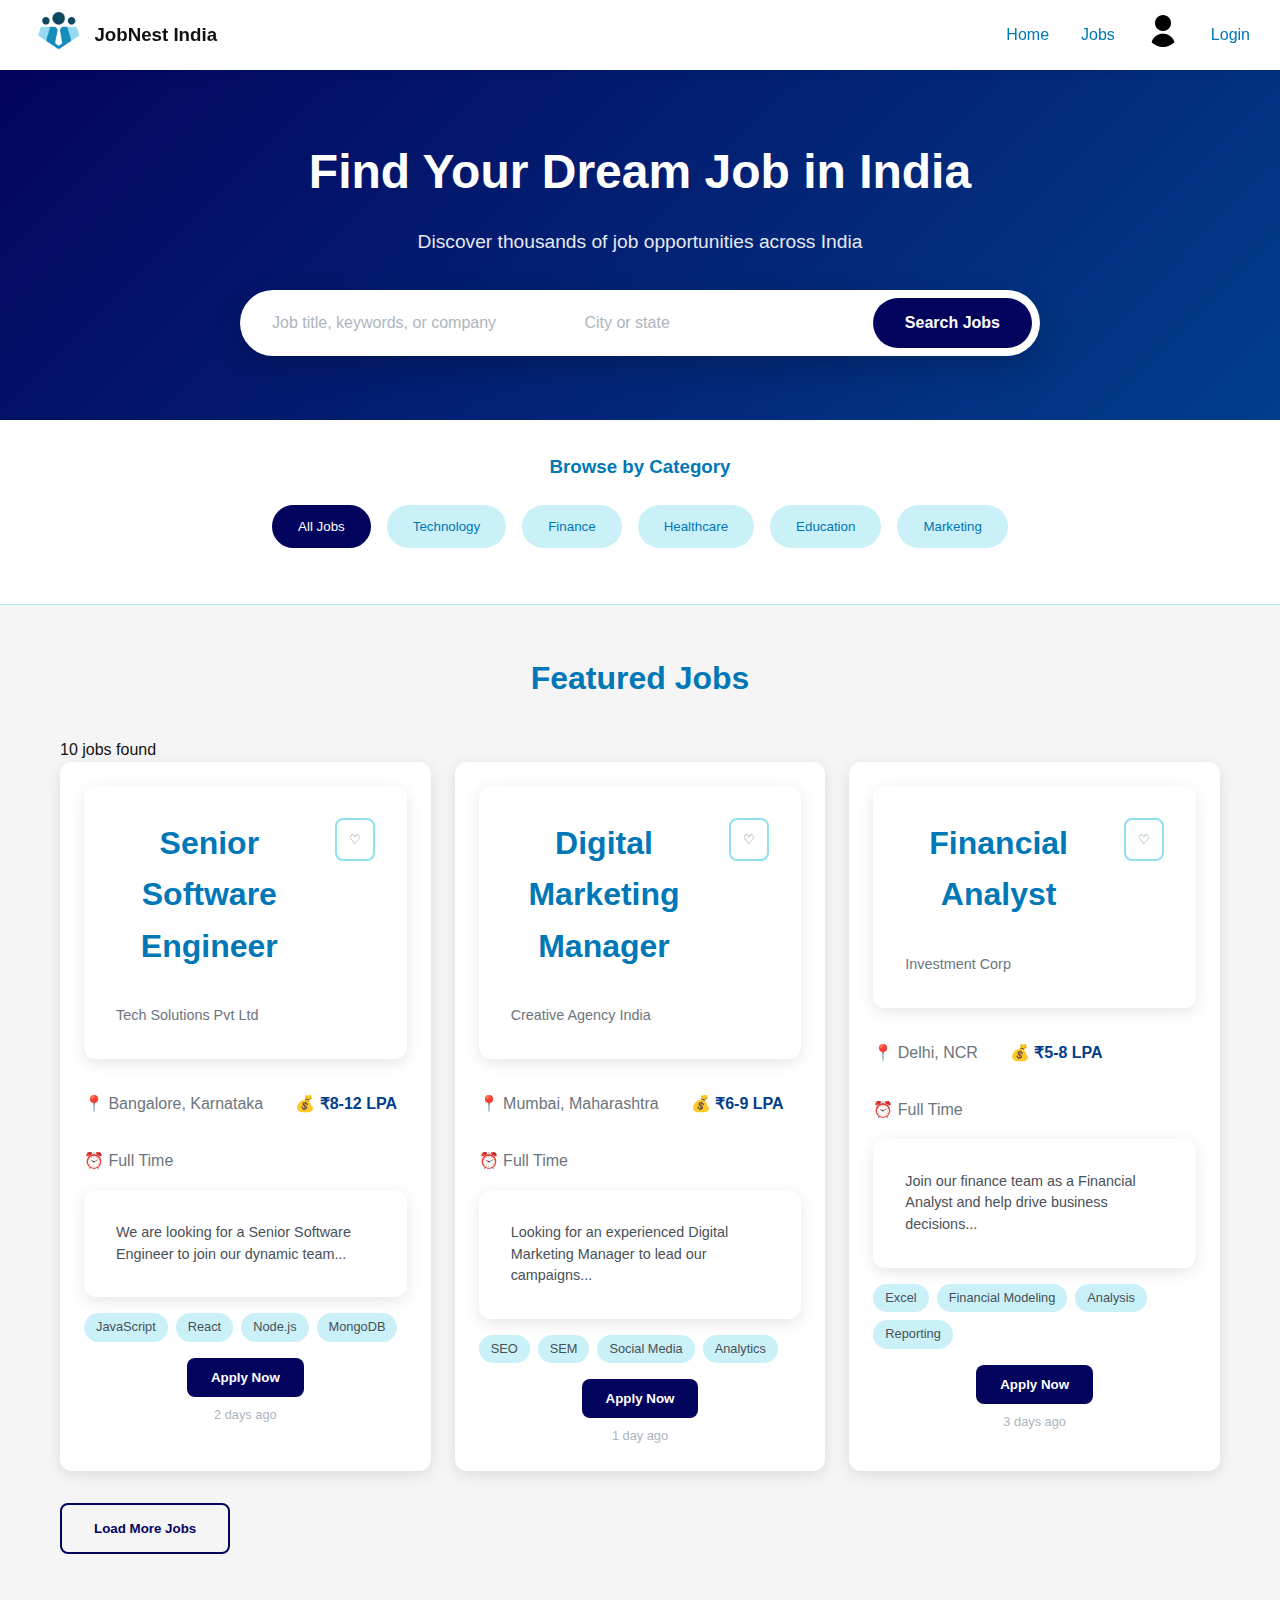
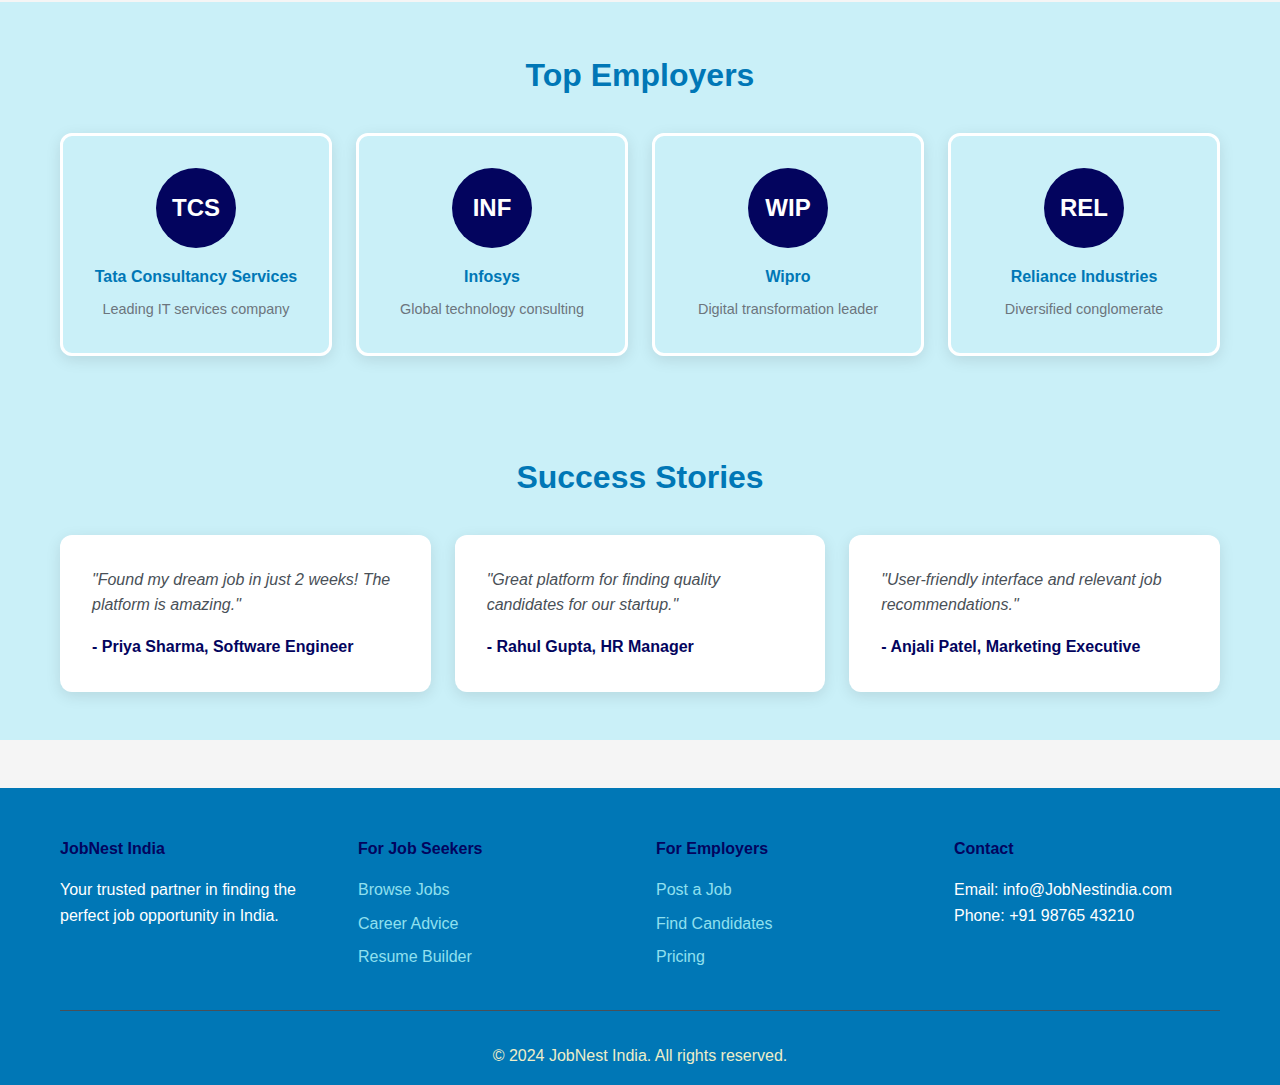
<file: index.html>
<!DOCTYPE html>
<html lang="en">

<head>
    <meta charset="UTF-8">
    <meta name="viewport" content="width=device-width, initial-scale=1.0">
    <title>JobNest India - Find Your Dream Job</title>
    <link rel="stylesheet" href="styles.css">
</head>

<body>
    <!-- Header -->
        <header class="header">
            <nav class="nav">
                <div class="nav-brand">
                    <a href="index.html" class="logo-link">
        <img src="logo.png" alt="JobNest Logo" class="site-logo"></a>
                    <h3>JobNest India</h3>
                </div>
                <ul class="nav-menu">
                    <li><a href="index.html">Home</a></li>
                    <li><a href="jobs.html">Jobs</a></li>
                    <!-- <li><a href="employer.html">For Employers</a></li> -->
                    <li><a href="profile.html"class="profile-link">
                             <img src="user.png" alt="Profile" class="profile-icon">
                        </a>
                    </li>
                    <li id="loginBtn" style="display: none;"><a href="login_page.html">Login</a></li>
                    <!-- <li id="logoutBtn" style="display: none;"><button onclick="logoutUser()" style="background: none; border: none; color: white; cursor: pointer; font-weight: 500;">Logout</button></li> -->
                </ul>
            <div class="nav-toggle">
                <span></span>
                <span></span>
                <span></span>
            </div>
        </nav>
    </header>

    <!-- Hero Section -->
    <section class="hero">
        <div class="hero-content">
            <h2>Find Your Dream Job in India</h2>
            <p>Discover thousands of job opportunities across India</p>
            <div class="search-container">
                <div class="search-box">
                    <input type="text" id="job-search" placeholder="Job title, keywords, or company">
                    <input type="text" id="location-search" placeholder="City or state">
                    <button class="search-btn" onclick="searchJobs()">Search Jobs</button>
                </div>
                <div class="search-suggestions" id="search-suggestions"></div>
            </div>
        </div>
    </section>

    <!-- Category Filters -->
    <section class="filters">
        <div class="container">
            <h3>Browse by Category</h3>
            <div class="filter-buttons">
                <button class="filter-btn active" data-category="all">All Jobs</button>
                <button class="filter-btn" data-category="technology">Technology</button>
                <button class="filter-btn" data-category="finance">Finance</button>
                <button class="filter-btn" data-category="healthcare">Healthcare</button>
                <button class="filter-btn" data-category="education">Education</button>
                <button class="filter-btn" data-category="marketing">Marketing</button>
            </div>


            <!-- <div class="advanced-filters">
                <select id="job-type-filter">
                    <option value="">Job Type</option>
                    <option value="full-time">Full Time</option>
                    <option value="part-time">Part Time</option>
                    <option value="contract">Contract</option>
                    <option value="internship">Internship</option>
                </select>
                <select id="experience-filter">
                    <option value="">Experience</option>
                    <option value="0-1">0-1 years</option>
                    <option value="2-5">2-5 years</option>
                    <option value="5-10">5-10 years</option>
                    <option value="10+">10+ years</option>
                </select>
                <select id="salary-filter">
                    <option value="">Salary Range</option>
                    <option value="0-3">₹0 - ₹3 LPA</option>
                    <option value="3-6">₹3 - ₹6 LPA</option>
                    <option value="6-10">₹6 - ₹10 LPA</option>
                    <option value="10+">₹10+ LPA</option>
                </select>
            </div> -->

            
        </div>
    </section>

    <!-- Featured Jobs -->
    <section class="featured-jobs">
        <div class="container">
            <h3>Featured Jobs</h3>
            <div class="jobs-count">
                <span id="jobsCount">0</span> jobs found
            </div>
            <div class="jobs-grid" id="jobs-grid">
                <!-- Jobs will be populated by JavaScript -->
            </div>
            <div class="load-more">
                <button class="load-more-btn" onclick="loadMoreJobs()">Load More Jobs</button>
            </div>
        </div>
    </section>

    <!-- Employers Section -->
    <section class="employers">
        <div class="container">
            <h3>Top Employers</h3>
            <div class="employers-grid">
                <div class="employer-card">
                    <div class="employer-logo">TCS</div>
                    <h4>Tata Consultancy Services</h4>
                    <p>Leading IT services company</p>
                </div>
                <div class="employer-card">
                    <div class="employer-logo">INF</div>
                    <h4>Infosys</h4>
                    <p>Global technology consulting</p>
                </div>
                <div class="employer-card">
                    <div class="employer-logo">WIP</div>
                    <h4>Wipro</h4>
                    <p>Digital transformation leader</p>
                </div>
                <div class="employer-card">
                    <div class="employer-logo">REL</div>
                    <h4>Reliance Industries</h4>
                    <p>Diversified conglomerate</p>
                </div>
            </div>
        </div>
    </section>

    <!-- Testimonials -->
    <section class="testimonials">
        <div class="container">
            <h3>Success Stories</h3>
            <div class="testimonials-grid">
                <div class="testimonial">
                    <p>"Found my dream job in just 2 weeks! The platform is amazing."</p>
                    <div class="testimonial-author">- Priya Sharma, Software Engineer</div>
                </div>
                <div class="testimonial">
                    <p>"Great platform for finding quality candidates for our startup."</p>
                    <div class="testimonial-author">- Rahul Gupta, HR Manager</div>
                </div>
                <div class="testimonial">
                    <p>"User-friendly interface and relevant job recommendations."</p>
                    <div class="testimonial-author">- Anjali Patel, Marketing Executive</div>
                </div>
            </div>
        </div>
    </section>

    <!-- Footer -->
    <footer class="footer">
        <div class="container">
            <div class="footer-content">
                <div class="footer-section">
                    <h4>JobNest India</h4>
                    <p>Your trusted partner in finding the perfect job opportunity in India.</p>
                </div>
                <div class="footer-section">
                    <h4>For Job Seekers</h4>
                    <ul>
                        <li><a href="#">Browse Jobs</a></li>
                        <li><a href="#">Career Advice</a></li>
                        <li><a href="#">Resume Builder</a></li>
                    </ul>
                </div>
                <div class="footer-section">
                    <h4>For Employers</h4>
                    <ul>
                        <li><a href="#">Post a Job</a></li>
                        <li><a href="#">Find Candidates</a></li>
                        <li><a href="#">Pricing</a></li>
                    </ul>
                </div>
                <div class="footer-section">
                    <h4>Contact</h4>
                    <p>Email: info@JobNestindia.com</p>
                    <p>Phone: +91 98765 43210</p>
                </div>
            </div>
            <div class="footer-bottom">
                <p>&copy; 2024 JobNest India. All rights reserved.</p>
            </div>
        </div>
    </footer>

    <script src="script.js"></script>
    <script>
        // Check login status and show appropriate buttons
        document.addEventListener("DOMContentLoaded", function() {
            const isLoggedIn = localStorage.getItem("loggedIn") === "true";
            const loginBtn = document.getElementById("loginBtn");
            const logoutBtn = document.getElementById("logoutBtn");

            if (isLoggedIn) {
                logoutBtn.style.display = "block";
            } else {
                loginBtn.style.display = "block";
            }
        });

        // Logout function
        function logoutUser(){
            localStorage.removeItem("loggedIn");
            localStorage.removeItem("currentUser");
            alert("You have been logged out!");
            window.location.href = "index.html";
        }
    </script>
</body>

</html>
</file>
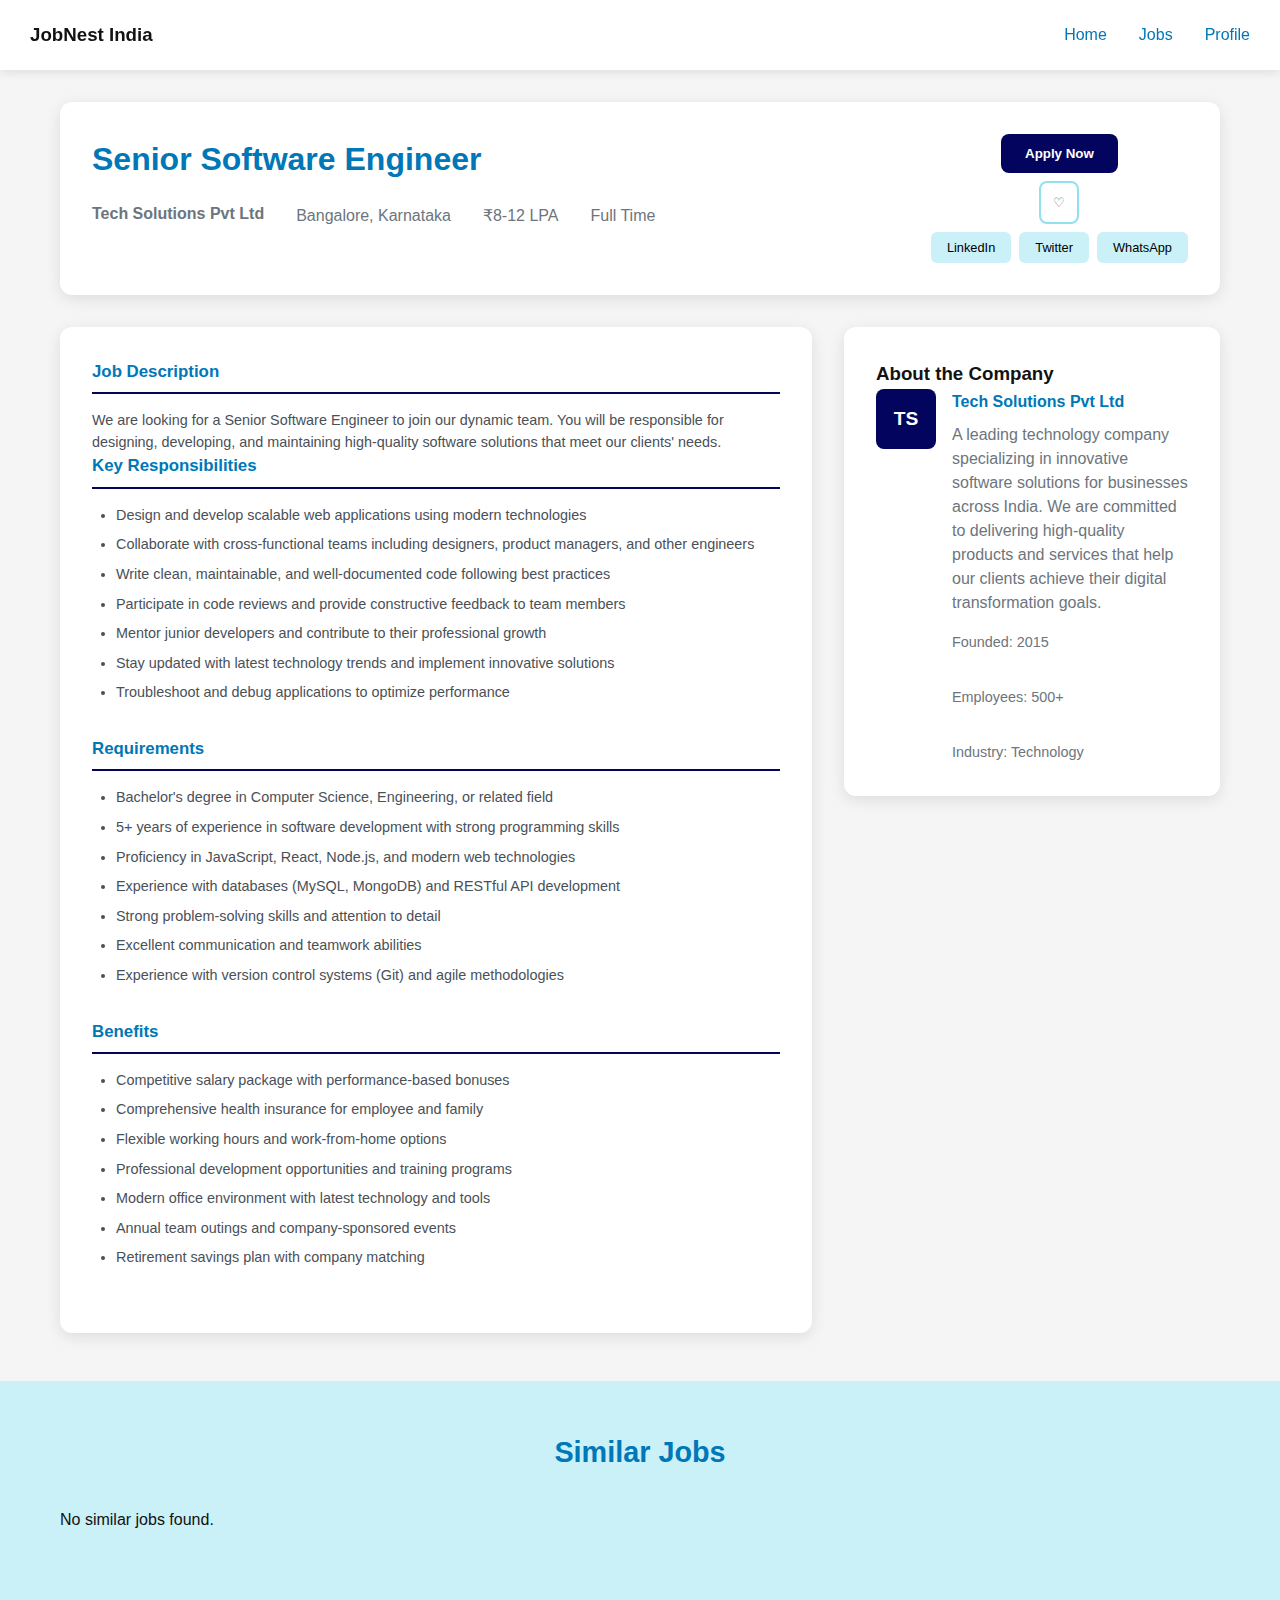
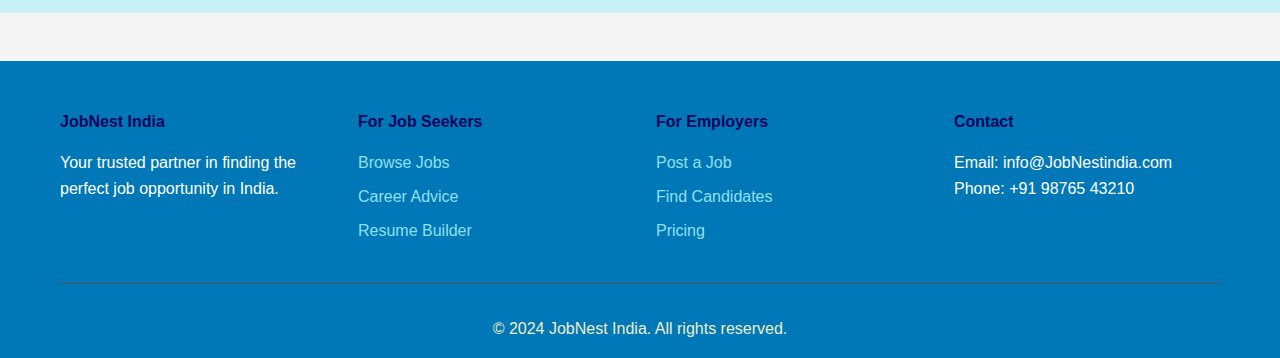
<file: job-detail.html>
<!DOCTYPE html>
<html lang="en">
<head>
    <meta charset="UTF-8">
    <meta name="viewport" content="width=device-width, initial-scale=1.0">
    <title>Job Details - JobNest India</title>
    <link rel="stylesheet" href="styles.css">
</head>
<body>
    <!-- Header -->
    <header class="header">
        <nav class="nav">
            <div class="nav-brand">
                <h3>JobNest India</h3>
            </div>
            <ul class="nav-menu">
                <li><a href="index.html">Home</a></li>
                <li><a href="jobs.html">Jobs</a></li>
                <li><a href="profile.html">Profile</a></li>
                <!-- <li><a href="employer.html">For Employers</a></li> -->
            </ul>
            <div class="nav-toggle">
                <span></span>
                <span></span>
                <span></span>
            </div>
        </nav>
    </header>

    <!-- Job Detail -->
    <section class="job-detail">
        <div class="container">
            <div class="job-header">
                <div class="job-info">
                    <h1 id="job-title">Senior Software Engineer</h1>
                    <div class="job-meta">
                        <span class="company" id="job-company">Tech Solutions Pvt Ltd</span>
                        <span class="location" id="job-location">Bangalore, Karnataka</span>
                        <span class="salary" id="job-salary">₹8-12 LPA</span>
                        <span class="job-type" id="job-type">Full Time</span>
                    </div>
                </div>
                <div class="job-actions">
                    <button class="apply-btn" onclick="applyForJob()">Apply Now</button>
                    <button class="save-btn" onclick="saveJob()" id="save-btn">Save Job</button>
                    <div class="share-buttons">
                        <button onclick="shareJob('linkedin')">LinkedIn</button>
                        <button onclick="shareJob('twitter')">Twitter</button>
                        <button onclick="shareJob('whatsapp')">WhatsApp</button>
                    </div>
                </div>
            </div>

            <div class="job-content">
                <div class="job-description">
                    <h3>Job Description</h3>
                    <div id="job-description-content">
                        <p>We are looking for a Senior Software Engineer to join our dynamic team. You will be responsible for designing, developing, and maintaining high-quality software solutions.</p>
                    </div>

                    <h3>Key Responsibilities</h3>
                    <ul id="job-responsibilities">
                        <li>Design and develop scalable web applications</li>
                        <li>Collaborate with cross-functional teams</li>
                        <li>Write clean, maintainable code</li>
                        <li>Participate in code reviews</li>
                        <li>Mentor junior developers</li>
                    </ul>

                    <h3>Requirements</h3>
                    <ul id="job-requirements">
                        <li>Bachelor's degree in Computer Science or related field</li>
                        <li>5+ years of experience in software development</li>
                        <li>Proficiency in JavaScript, React, Node.js</li>
                        <li>Experience with databases (MySQL, MongoDB)</li>
                        <li>Strong problem-solving skills</li>
                    </ul>

                    <h3>Benefits</h3>
                    <ul id="job-benefits">
                        <li>Competitive salary package</li>
                        <li>Health insurance</li>
                        <li>Flexible working hours</li>
                        <li>Professional development opportunities</li>
                        <li>Work from home options</li>
                    </ul>
                </div>

                <div class="company-info">
                    <h3>About the Company</h3>
                    <div class="company-card">
                        <div class="company-logo">TS</div>
                        <div class="company-details">
                            <h4 id="company-name">Tech Solutions Pvt Ltd</h4>
                            <p id="company-description">A leading technology company specializing in innovative software solutions for businesses across India.</p>
                            <div class="company-stats">
                                <span>Founded: 2015</span>
                                <span>Employees: 500+</span>
                                <span>Industry: Technology</span>
                            </div>
                        </div>
                    </div>
                </div>
            </div>
        </div>
    </section>

    <!-- Similar Jobs -->
    <section class="similar-jobs">
        <div class="container">
            <h3>Similar Jobs</h3>
            <div class="jobs-grid" id="similar-jobs-grid">
                <!-- Similar jobs will be populated by JavaScript -->
            </div>
        </div>
    </section>

    <!-- Footer -->
    <footer class="footer">
        <div class="container">
            <div class="footer-content">
                <div class="footer-section">
                    <h4>JobNest India</h4>
                    <p>Your trusted partner in finding the perfect job opportunity in India.</p>
                </div>
                <div class="footer-section">
                    <h4>For Job Seekers</h4>
                    <ul>
                        <li><a href="#">Browse Jobs</a></li>
                        <li><a href="#">Career Advice</a></li>
                        <li><a href="#">Resume Builder</a></li>
                    </ul>
                </div>
                <div class="footer-section">
                    <h4>For Employers</h4>
                    <ul>
                        <li><a href="#">Post a Job</a></li>
                        <li><a href="#">Find Candidates</a></li>
                        <li><a href="#">Pricing</a></li>
                    </ul>
                </div>
                <div class="footer-section">
                    <h4>Contact</h4>
                    <p>Email: info@JobNestindia.com</p>
                    <p>Phone: +91 98765 43210</p>
                </div>
            </div>
            <div class="footer-bottom">
                <p>&copy; 2024 JobNest India. All rights reserved.</p>
            </div>
        </div>
    </footer>

    <script src="job-detail.js"></script>
</body>
</html>
</file>
<file: styles.css>
/* Reset and Base Styles */
* {
  margin: 0;
  padding: 0;
  box-sizing: border-box;
}

body {
  font-family: "Segoe UI", Tahoma, Geneva, Verdana, sans-serif;
  line-height: 1.6;
  color: #121212;
  background-color: #f5f5f5;
}

.container {
  max-width: 1200px;
  margin: 0 auto;
  padding: 0 20px;
}

/* Color Variables */
:root {
  --primary-color: #03045E;
  --secondary-color: #023E8A;
  --accent-color: #0077B6;
  --neutral-light: #0096C7;
  --neutral-dark: #0077B6;
  --white: #ffffff;
  --gray-100: #CAF0F8;
  --gray-200: #ADE8F4;
  --gray-300: #90E0EF;
  --gray-400: #EDEEC9;
  --gray-500: #adb5bd;
  --gray-600: #6c757d;
  --gray-700: #495057;
  --gray-800: #343a40;
  --gray-900: #212529;
}

/* Header Styles */
.header {
  background: var(--white);
  box-shadow: 0 2px 10px rgba(0, 0, 0, 0.1);
  position: sticky;
  top: 0;
  z-index: 1000;
  height: 70px;           /* fixed navbar height */
  display: flex;
  align-items: center;    /* keeps content vertically centered */
}

.nav {
  display: flex;
  justify-content: space-between; /* brand left, menu right */
  align-items: center;
  padding: 0 30px;        /* clean padding */
  width: 100%;
}

.nav-brand {
  display: flex;
  align-items: center;
  gap: 0.5rem;            /* space between logo image + text */
  text-decoration: none;  /* removes underline if <a> */
}

.nav-brand img {
  max-height: 50px;       /* logo auto-scales but won't exceed navbar */
  width: auto;            /* keeps proportions */
  object-fit: contain;
}

.nav-brand h2 {
  color: var(--primary-color);
  font-size: 1.6rem;
  font-weight: 700;
  margin: 0;
  line-height: 1;
}

.nav-menu {
  display: flex;
  list-style: none;
  gap: 2rem;
  align-items: center;
}

.nav-menu li:last-child {
  margin-left: auto;      /* pushes Profile to extreme right */
}

.profile-icon {
  width: 32px;            /* size of profile image */
  height: 32px;
  border-radius: 50%;     /* makes it circular */
  object-fit: cover;
}

#logoutBtn{
 background-color: #ff4d4d;  /* Red button */
  color: white;
  border: none;
  padding: 6px 12px;
  border-radius: 6px;
  font-size: 14px;
  cursor: pointer;
  margin-left: -20px; /* space between icon and button */
  transition: background-color 0.3s ease;
}
#logoutBtn:hover {
  background-color: #e60000; /* Darker red on hover */
}

.nav-menu a {
  text-decoration: none;
  color: var(--neutral-dark);
  font-weight: 500;
  transition: color 0.3s ease;
}

.nav-menu a:hover,
.nav-menu a.active {
  color: var(--primary-color);
}

.nav-toggle {
  display: none;
  flex-direction: column;
  cursor: pointer;
}

.nav-toggle span {
  width: 25px;
  height: 3px;
  background: var(--neutral-dark);
  margin: 3px 0;
  transition: 0.3s;
}


/* Hero Section */
.hero {
  background: linear-gradient(135deg, var(--primary-color) 0%, var(--secondary-color) 100%);
  color: var(--white);
  padding: 4rem 0;
  text-align: center;
}

.hero-content h2 {
  font-size: 3rem;
  margin-bottom: 1rem;
  font-weight: 700;
}

.hero-content p {
  font-size: 1.2rem;
  margin-bottom: 2rem;
  opacity: 0.9;
}

.search-container {
  position: relative;
  max-width: 800px;
  margin: 0 auto;
}

.search-box {
  display: flex;
  background: var(--white);
  border-radius: 50px;
  padding: 0.5rem;
  box-shadow: 0 10px 30px rgba(0, 0, 0, 0.2);
}

.search-box input {
  flex: 1;
  border: none;
  padding: 1rem 1.5rem;
  font-size: 1rem;
  border-radius: 10px;
  outline: none;
  color: var(--neutral-dark);
}

.search-box input::placeholder {
  color: var(--gray-500);
}

.search-btn {
  background: var(--primary-color);
  color: var(--white);
  border: none;
  padding: 1rem 2rem;
  border-radius: 50px;
  font-size: 1rem;
  font-weight: 600;
  cursor: pointer;
  transition: background 0.3s ease;
}

.search-btn:hover {
  background: #5a52e8;
}

.search-suggestions {
  position: absolute;
  top: 100%;
  left: 0;
  right: 0;
  background: var(--white);
  border-radius: 10px;
  box-shadow: 0 5px 20px rgba(0, 0, 0, 0.1);
  margin-top: 0.5rem;
  display: none;
  z-index: 100;
}

.suggestion-item {
  padding: 0.75rem 1.5rem;
  cursor: pointer;
  color: var(--neutral-dark);
  border-bottom: 1px solid var(--gray-200);
}

.suggestion-item:hover {
  background: var(--gray-100);
}

.suggestion-item:last-child {
  border-bottom: none;
}

/* Filters Section */
.filters {
  background: var(--white);
  padding: 2rem 0;
  border-bottom: 1px solid var(--gray-200);
}

.filters h3 {
  text-align: center;
  margin-bottom: 1.5rem;
  color: var(--neutral-dark);
}

.filter-buttons {
  display: flex;
  justify-content: center;
  gap: 1rem;
  margin-bottom: 1.5rem;
  flex-wrap: wrap;
}

.filter-btn {
  background: var(--gray-100);
  border: 2px solid transparent;
  padding: 0.75rem 1.5rem;
  border-radius: 25px;
  cursor: pointer;
  font-weight: 500;
  transition: all 0.3s ease;
  color: var(--neutral-dark);
}

.filter-btn:hover,
.filter-btn.active {
  background: var(--primary-color);
  color: var(--white);
  border-color: var(--primary-color);
}

.advanced-filters {
  display: flex;
  justify-content: center;
  gap: 1rem;
  flex-wrap: wrap;
}

.advanced-filters select {
  padding: 0.75rem 1rem;
  border: 2px solid var(--gray-300);
  border-radius: 8px;
  font-size: 0.9rem;
  background: var(--white);
  color: var(--neutral-dark);
  cursor: pointer;
}

.advanced-filters select:focus {
  outline: none;
  border-color: var(--primary-color);
}

/* Featured Jobs Section */
.featured-jobs {
  padding: 3rem 0;
}

.featured-jobs h3 {
  text-align: center;
  margin-bottom: 2rem;
  font-size: 2rem;
  color: var(--neutral-dark);
}

.jobs-grid {
  display: grid;
  grid-template-columns: repeat(auto-fit, minmax(350px, 1fr));
  gap: 1.5rem;
  margin-bottom: 2rem;
}

.job-card {
  background: var(--white);
  border-radius: 12px;
  padding: 1.5rem;
  box-shadow: 0 4px 15px rgba(0, 0, 0, 0.1);
  transition: transform 0.3s ease, box-shadow 0.3s ease;
  cursor: pointer;
}

.job-card:hover {
  transform: translateY(-5px);
  box-shadow: 0 8px 25px rgba(0, 0, 0, 0.15);
}

.job-header {
  display: flex;
  justify-content: space-between;
  align-items: flex-start;
  margin-bottom: 1rem;
}

.job-title {
  font-size: 1.2rem;
  font-weight: 600;
  color: var(--neutral-dark);
  margin-bottom: 0.5rem;
}

.job-company {
  color: var(--gray-600);
  font-size: 0.9rem;
}

.job-meta {
  display: flex;
  gap: 1rem;
  margin-bottom: 1rem;
  flex-wrap: wrap;
}

.job-meta span {
  font-size: 0.85rem;
  color: var(--gray-600);
  display: flex;
  align-items: center;
  gap: 0.25rem;
}

.job-salary {
  color: var(--secondary-color) !important;
  font-weight: 600;
}

.job-description {
  color: var(--gray-700);
  font-size: 0.9rem;
  line-height: 1.5;
  margin-bottom: 1rem;
}

.job-tags {
  display: flex;
  gap: 0.5rem;
  margin-bottom: 1rem;
  flex-wrap: wrap;
}

.job-tag {
  background: var(--gray-100);
  color: var(--gray-700);
  padding: 0.25rem 0.75rem;
  border-radius: 15px;
  font-size: 0.8rem;
}

.job-actions {
  display: flex;
  gap: 0.75rem;
  align-items: center;
}

.apply-btn {
  background: var(--primary-color);
  color: var(--white);
  border: none;
  padding: 0.75rem 1.5rem;
  border-radius: 8px;
  font-weight: 600;
  cursor: pointer;
  transition: background 0.3s ease;
  flex: 1;
}

.apply-btn:hover {
  background: #5a52e8;
}

.save-btn {
  background: transparent;
  border: 2px solid var(--gray-300);
  color: var(--gray-600);
  padding: 0.75rem;
  border-radius: 8px;
  cursor: pointer;
  transition: all 0.3s ease;
}

.save-btn:hover,
.save-btn.saved {
  border-color: var(--accent-color);
  color: var(--accent-color);
}

.load-more {
  text-align: center;
}

.load-more-btn {
  background: transparent;
  border: 2px solid var(--primary-color);
  color: var(--primary-color);
  padding: 1rem 2rem;
  border-radius: 8px;
  font-weight: 600;
  cursor: pointer;
  transition: all 0.3s ease;
}

.load-more-btn:hover {
  background: var(--primary-color);
  color: var(--white);
}

/* Employers Section */
.employers {
  background: #CAF0F8;
  padding: 3rem 0;
}

.employers h3 {
  text-align: center;
  margin-bottom: 2rem;
  font-size: 2rem;
  color: var(--neutral-dark);
}

.employers-grid {
  display: grid;
  grid-template-columns: repeat(auto-fit, minmax(250px, 1fr));
  gap: 1.5rem;
  border: #121212 2px;
  border-color: #121212;
}

.employer-card {
  text-align: center;
    box-shadow: 0 4px 15px rgba(0, 0, 0, 0.1);
  
  padding: 2rem 1rem;
  border: 3px solid #fff;
  border-radius: 12px;
  transition: transform 0.3s ease;
  

}

.employer-card:hover {
  transform: translateY(-5px);
}

.employer-logo {
  width: 80px;
  height: 80px;
  background: var(--primary-color);
  color: var(--white);
  border-radius: 50%;
  display: flex;
  align-items: center;
  justify-content: center;
  font-size: 1.5rem;
  font-weight: 700;
  margin: 0 auto 1rem;
}

.employer-card h4 {
  margin-bottom: 0.5rem;
  color: var(--neutral-dark);
}

.employer-card p {
  color: var(--gray-600);
  font-size: 0.9rem;
}

/* Testimonials Section */
.testimonials {
  padding: 3rem 0;
  background: var(--gray-100);
}

.testimonials h3 {
  text-align: center;
  margin-bottom: 2rem;
  font-size: 2rem;
  color: var(--neutral-dark);
}

.testimonials-grid {
  display: grid;
  grid-template-columns: repeat(auto-fit, minmax(300px, 1fr));
  gap: 1.5rem;
}

.testimonial {
  background: var(--white);
  padding: 2rem;
  border-radius: 12px;
  box-shadow: 0 4px 15px rgba(0, 0, 0, 0.1);
}

.testimonial p {
  font-style: italic;
  margin-bottom: 1rem;
  color: var(--gray-700);
}

.testimonial-author {
  font-weight: 600;
  color: var(--primary-color);
}

/* Job Detail Styles */
.job-detail {
  padding: 2rem 0;
}

.job-header {
  background: var(--white);
  padding: 2rem;
  border-radius: 12px;
  box-shadow: 0 4px 15px rgba(0, 0, 0, 0.1);
  margin-bottom: 2rem;
  display: flex;
  justify-content: space-between;
  align-items: flex-start;
  gap: 2rem;
}

.job-info h1 {
  font-size: 2rem;
  margin-bottom: 1rem;
  color: var(--neutral-dark);
}

.job-meta {
  display: flex;
  gap: 2rem;
  flex-wrap: wrap;
}

.job-meta span {
  color: var(--gray-600);
  font-size: 1rem;
}

.job-actions {
  display: flex;
  flex-direction: column;
  gap: 1rem;
  min-width: 200px;
}

.share-buttons {
  display: flex;
  gap: 0.5rem;
}

.share-buttons button {
  background: var(--gray-100);
  border: none;
  padding: 0.5rem 1rem;
  border-radius: 6px;
  cursor: pointer;
  font-size: 0.8rem;
  transition: background 0.3s ease;
}

.share-buttons button:hover {
  background: var(--gray-200);
}

.job-content {
  display: grid;
  grid-template-columns: 2fr 1fr;
  gap: 2rem;
}

.job-description {
  background: var(--white);
  padding: 2rem;
  border-radius: 12px;
  box-shadow: 0 4px 15px rgba(0, 0, 0, 0.1);
}

.job-description h3 {
  margin-bottom: 1rem;
  color: var(--neutral-dark);
  border-bottom: 2px solid var(--primary-color);
  padding-bottom: 0.5rem;
}

.job-description ul {
  margin-left: 1.5rem;
  margin-bottom: 2rem;
}

.job-description li {
  margin-bottom: 0.5rem;
  color: var(--gray-700);
}

.company-info {
  background: var(--white);
  padding: 2rem;
  border-radius: 12px;
  box-shadow: 0 4px 15px rgba(0, 0, 0, 0.1);
  height: fit-content;
}

.company-card {
  display: flex;
  gap: 1rem;
  align-items: flex-start;
}

.company-logo {
  width: 60px;
  height: 60px;
  background: var(--primary-color);
  color: var(--white);
  border-radius: 8px;
  display: flex;
  align-items: center;
  justify-content: center;
  font-size: 1.2rem;
  font-weight: 700;
  flex-shrink: 0;
}

.company-details h4 {
  margin-bottom: 0.5rem;
  color: var(--neutral-dark);
}

.company-details p {
  color: var(--gray-600);
  margin-bottom: 1rem;
  line-height: 1.5;
}

.company-stats {
  display: flex;
  flex-direction: column;
  gap: 0.25rem;
}

.company-stats span {
  font-size: 0.9rem;
  color: var(--gray-600);
}

.similar-jobs {
  padding: 3rem 0;
  background: var(--gray-100);
}

.similar-jobs h3 {
  text-align: center;
  margin-bottom: 2rem;
  font-size: 1.8rem;
  color: var(--neutral-dark);
}

/* Profile Styles */
.profile {
  padding: 2rem 0;
}

.profile-header {
  background: var(--white);
  padding: 2rem;
  border-radius: 12px;
  box-shadow: 0 4px 15px rgba(0, 0, 0, 0.1);
  margin-bottom: 2rem;
  display: flex;
  gap: 2rem;
  align-items: flex-start;
}

.profile-avatar {
  text-align: center;
}

.avatar-placeholder {
  width: 120px;
  height: 120px;
  background: var(--primary-color);
  color: var(--white);
  border-radius: 50%;
  display: flex;
  align-items: center;
  justify-content: center;
  font-size: 2rem;
  font-weight: 700;
  margin-bottom: 1rem;
}

.upload-photo-btn {
  background: transparent;
  border: 2px solid var(--gray-300);
  color: var(--gray-600);
  padding: 0.5rem 1rem;
  border-radius: 6px;
  cursor: pointer;
  font-size: 0.8rem;
  transition: all 0.3s ease;
}

.upload-photo-btn:hover {
  border-color: var(--primary-color);
  color: var(--primary-color);
}

.profile-info {
  flex: 1;
}

.profile-info h1 {
  font-size: 2rem;
  margin-bottom: 0.5rem;
  color: var(--neutral-dark);
}

.profile-info p {
  color: var(--gray-600);
  margin-bottom: 0.25rem;
}

.profile-stats {
  display: flex;
  gap: 2rem;
  margin-top: 1rem;
  flex-wrap: wrap;
}

.profile-stats span {
  font-size: 0.9rem;
  color: var(--gray-600);
}

.profile-stats strong {
  color: var(--primary-color);
}

.profile-actions {
  display: flex;
  flex-direction: column;
  gap: 1rem;
}

.edit-profile-btn,
.download-cv-btn {
  padding: 0.75rem 1.5rem;
  border-radius: 8px;
  font-weight: 600;
  cursor: pointer;
  transition: all 0.3s ease;
  text-align: center;
  text-decoration: none;
}

.edit-profile-btn {
  background: var(--primary-color);
  color: var(--white);
  border: none;
}

.edit-profile-btn:hover {
  background: #5a52e8;
}

.download-cv-btn {
  background: transparent;
  border: 2px solid var(--secondary-color);
  color: var(--secondary-color);
}

.download-cv-btn:hover {
  background: var(--secondary-color);
  color: var(--white);
}

.profile-content {
  display: grid;
  grid-template-columns: 2fr 1fr;
  gap: 2rem;
}

.profile-section {
  background: var(--white);
  padding: 2rem;
  border-radius: 12px;
  box-shadow: 0 4px 15px rgba(0, 0, 0, 0.1);
  margin-bottom: 2rem;
}

.profile-section h3 {
  margin-bottom: 1.5rem;
  color: var(--neutral-dark);
  border-bottom: 2px solid var(--primary-color);
  padding-bottom: 0.5rem;
}

.experience-item,
.education-item {
  border-left: 3px solid var(--primary-color);
  padding-left: 1rem;
  margin-bottom: 1.5rem;
}

.experience-item h4,
.education-item h4 {
  color: var(--neutral-dark);
  margin-bottom: 0.25rem;
}

.company,
.institution {
  color: var(--secondary-color);
  font-weight: 600;
  margin-bottom: 0.25rem;
}

.duration {
  color: var(--gray-600);
  font-size: 0.9rem;
  margin-bottom: 0.5rem;
}

.description,
.grade {
  color: var(--gray-700);
  line-height: 1.5;
}

.add-btn {
  background: transparent;
  border: 2px dashed var(--gray-300);
  color: var(--gray-600);
  padding: 1rem;
  border-radius: 8px;
  cursor: pointer;
  width: 100%;
  transition: all 0.3s ease;
}

.add-btn:hover {
  border-color: var(--primary-color);
  color: var(--primary-color);
}

.skills-list {
  display: flex;
  flex-wrap: wrap;
  gap: 0.5rem;
  margin-bottom: 1rem;
}

.skill-tag {
  background: var(--primary-color);
  color: var(--white);
  padding: 0.5rem 1rem;
  border-radius: 20px;
  font-size: 0.9rem;
  cursor: pointer;
  transition: background 0.3s ease;
}

.skill-tag:hover {
  background: #5a52e8;
}

.add-skill {
  display: flex;
  gap: 0.5rem;
}

.add-skill input {
  flex: 1;
  padding: 0.75rem;
  border: 2px solid var(--gray-300);
  border-radius: 6px;
  outline: none;
}

.add-skill input:focus {
  border-color: var(--primary-color);
}

.add-skill button {
  background: var(--secondary-color);
  color: var(--white);
  border: none;
  padding: 0.75rem 1rem;
  border-radius: 6px;
  cursor: pointer;
  transition: background 0.3s ease;
}

.add-skill button:hover {
  background: #00a693;
}

.sidebar-section {
  background: var(--white);
  padding: 1.5rem;
  border-radius: 12px;
  box-shadow: 0 4px 15px rgba(0, 0, 0, 0.1);
  margin-bottom: 1.5rem;
}

.sidebar-section h4 {
  margin-bottom: 1rem;
  color: var(--neutral-dark);
}

.cv-upload {
  text-align: center;
}

.upload-cv-btn {
  background: var(--accent-color);
  color: var(--white);
  border: none;
  padding: 1rem 1.5rem;
  border-radius: 8px;
  font-weight: 600;
  cursor: pointer;
  margin-bottom: 1rem;
  transition: background 0.3s ease;
}

.upload-cv-btn:hover {
  background: #0096C7;
}

.cv-info {
  font-size: 0.8rem;
  color: var(--gray-600);
}

.view-all-link {
  color: var(--primary-color);
  text-decoration: none;
  font-size: 0.9rem;
  font-weight: 500;
}

.view-all-link:hover {
  text-decoration: underline;
}













/* Style the container for actions */
.experience-item .item-actions {
    margin-top: 0.5rem; /* Matches the inline style from JS, can be adjusted */
    display: flex; /* Align buttons horizontally */
    gap: 0.5rem; /* Space between buttons */
}

/* Style the Edit button */
.edit-item-btn {
    background-color: #4CAF50; /* Green for Edit */
    color: white;
    padding: 0.25rem 0.75rem;
    border: none;
    border-radius: 4px;
    cursor: pointer;
    font-size: 0.875rem;
    transition: background-color 0.3s; /* Smooth hover effect */
}

.edit-item-btn:hover {
    background-color: #45a049; /* Darker green on hover */
}

/* Style the Delete button */
.delete-item-btn {
    background-color: #f44336; /* Red for Delete */
    color: white;
    padding: 0.25rem 0.75rem;
    border: none;
    border-radius: 4px;
    cursor: pointer;
    font-size: 0.875rem;
    transition: background-color 0.3s; /* Smooth hover effect */
}

.delete-item-btn:hover {
    background-color: #da190b; /* Darker red on hover */
}

/* Optional: Ensure buttons fit well on smaller screens */
@media (max-width: 600px) {
    .experience-item .item-actions {
        flex-direction: column; /* Stack buttons vertically on small screens */
        gap: 0.25rem;
    }

    .edit-item-btn, .delete-item-btn {
        width: 100%; /* Full width on small screens */
    }
}



























/* Employer Profile Styles */
.employer-profile {
  padding: 2rem 0;
}

.employer-header {
  background: var(--white);
  padding: 2rem;
  border-radius: 12px;
  box-shadow: 0 4px 15px rgba(0, 0, 0, 0.1);
  margin-bottom: 2rem;
  display: flex;
  gap: 2rem;
  align-items: flex-start;
}

.company-logo-large {
  width: 120px;
  height: 120px;
  background: var(--primary-color);
  color: var(--white);
  border-radius: 12px;
  display: flex;
  align-items: center;
  justify-content: center;
  font-size: 2rem;
  font-weight: 700;
  flex-shrink: 0;
}

.company-info {
  flex: 1;
}

.company-info h1 {
  font-size: 2rem;
  margin-bottom: 0.5rem;
  color: var(--neutral-dark);
}

.company-info p {
  color: var(--gray-600);
  margin-bottom: 0.25rem;
}

.company-stats {
  display: flex;
  gap: 2rem;
  margin-top: 1rem;
  flex-wrap: wrap;
}

.company-stats span {
  font-size: 0.9rem;
  color: var(--gray-600);
}

.company-stats strong {
  color: var(--primary-color);
}

.employer-actions {
  display: flex;
  flex-direction: column;
  gap: 1rem;
}

.post-job-btn,
.edit-company-btn {
  padding: 0.75rem 1.5rem;
  border-radius: 8px;
  font-weight: 600;
  cursor: pointer;
  transition: all 0.3s ease;
  text-align: center;
}

.post-job-btn {
  background: var(--primary-color);
  color: var(--white);
  border: none;
}

.post-job-btn:hover {
  background: #5a52e8;
}

.edit-company-btn {
  background: transparent;
  border: 2px solid var(--secondary-color);
  color: var(--secondary-color);
}

.edit-company-btn:hover {
  background: var(--secondary-color);
  color: var(--white);
}

.employer-content {
  display: grid;
  grid-template-columns: 2fr 1fr;
  gap: 2rem;
}

.employer-section {
  background: var(--white);
  padding: 2rem;
  border-radius: 12px;
  box-shadow: 0 4px 15px rgba(0, 0, 0, 0.1);
  margin-bottom: 2rem;
}

.employer-section h3 {
  margin-bottom: 1.5rem;
  color: var(--neutral-dark);
  border-bottom: 2px solid var(--primary-color);
  padding-bottom: 0.5rem;
}

.posted-job-item {
  border: 1px solid var(--gray-200);
  border-radius: 8px;
  padding: 1.5rem;
  margin-bottom: 1rem;
  display: flex;
  justify-content: space-between;
  align-items: flex-start;
  gap: 1rem;
}

.posted-job-item h4 {
  color: var(--neutral-dark);
  margin-bottom: 0.5rem;
}

.job-details {
  color: var(--gray-600);
  font-size: 0.9rem;
  margin-bottom: 0.25rem;
}

.job-posted {
  color: var(--gray-500);
  font-size: 0.8rem;
}

.job-stats {
  display: flex;
  flex-direction: column;
  gap: 0.25rem;
  text-align: right;
}

.job-stats span {
  font-size: 0.8rem;
  color: var(--gray-600);
}

.job-stats strong {
  color: var(--primary-color);
}

.job-actions {
  display: flex;
  flex-direction: column;
  gap: 0.5rem;
}

.view-applications-btn,
.edit-job-btn,
.close-job-btn {
  padding: 0.5rem 1rem;
  border-radius: 6px;
  font-size: 0.8rem;
  cursor: pointer;
  transition: all 0.3s ease;
  border: none;
}

.view-applications-btn {
  background: var(--primary-color);
  color: var(--white);
}

.edit-job-btn {
  background: var(--secondary-color);
  color: var(--white);
}

.close-job-btn {
  background: var(--gray-200);
  color: var(--gray-700);
}

.benefits-grid {
  display: grid;
  grid-template-columns: repeat(auto-fit, minmax(250px, 1fr));
  gap: 1rem;
}

.benefit-item {
  padding: 1rem;
  border-left: 3px solid var(--secondary-color);
  background: var(--gray-50);
  border-radius: 0 8px 8px 0;
}

.benefit-item h4 {
  color: var(--neutral-dark);
  margin-bottom: 0.5rem;
}

.benefit-item p {
  color: var(--gray-700);
  font-size: 0.9rem;
}

.stats-list {
  display: flex;
  flex-direction: column;
  gap: 1rem;
}

.stat-item {
  text-align: center;
  padding: 1rem;
  background: var(--gray-50);
  border-radius: 8px;
}

.stat-number {
  display: block;
  font-size: 2rem;
  font-weight: 700;
  color: var(--primary-color);
}

.stat-label {
  font-size: 0.8rem;
  color: var(--gray-600);
}

.application-item {
  display: flex;
  justify-content: space-between;
  align-items: center;
  padding: 1rem;
  border: 1px solid var(--gray-200);
  border-radius: 8px;
  margin-bottom: 0.5rem;
}

.applicant-info strong {
  color: var(--neutral-dark);
}

.applicant-info p {
  color: var(--gray-600);
  font-size: 0.9rem;
  margin: 0.25rem 0;
}

.applicant-info small {
  color: var(--gray-500);
  font-size: 0.8rem;
}

.review-btn {
  background: var(--secondary-color);
  color: var(--white);
  border: none;
  padding: 0.5rem 1rem;
  border-radius: 6px;
  font-size: 0.8rem;
  cursor: pointer;
  transition: background 0.3s ease;
}

.review-btn:hover {
  background: #00a693;
}

.quick-job-form {
  display: flex;
  flex-direction: column;
  gap: 0.75rem;
}

.quick-job-form input,
.quick-job-form select {
  padding: 0.75rem;
  border: 2px solid var(--gray-300);
  border-radius: 6px;
  outline: none;
}

.quick-job-form input:focus,
.quick-job-form select:focus {
  border-color: var(--primary-color);
}

.quick-job-form button {
  background: var(--primary-color);
  color: var(--white);
  border: none;
  padding: 0.75rem;
  border-radius: 6px;
  font-weight: 600;
  cursor: pointer;
  transition: background 0.3s ease;
}

.quick-job-form button:hover {
  background: #5a52e8;
}

/* Modal Styles */
.modal {
  position: fixed;
  top: 0;
  left: 0;
  width: 100%;
  height: 100%;
  background: rgba(0, 0, 0, 0.5);
  display: flex;
  align-items: center;
  justify-content: center;
  z-index: 2000;
}

.modal-content {
  background: var(--white);
  border-radius: 12px;
  max-width: 600px;
  width: 90%;
  max-height: 90vh;
  overflow-y: auto;
}

.modal-header {
  display: flex;
  justify-content: space-between;
  align-items: center;
  padding: 1.5rem;
  border-bottom: 1px solid var(--gray-200);
}

.modal-header h3 {
  color: var(--neutral-dark);
}

.close-modal {
  background: none;
  border: none;
  font-size: 1.5rem;
  cursor: pointer;
  color: var(--gray-500);
}

.post-job-form {
  padding: 1.5rem;
}

.form-group {
  margin-bottom: 1rem;
}

.form-group label {
  display: block;
  margin-bottom: 0.5rem;
  color: var(--neutral-dark);
  font-weight: 500;
}

.form-group input,
.form-group select,
.form-group textarea {
  width: 100%;
  padding: 0.75rem;
  border: 2px solid var(--gray-300);
  border-radius: 6px;
  outline: none;
  font-family: inherit;
}

.form-group input:focus,
.form-group select:focus,
.form-group textarea:focus {
  border-color: var(--primary-color);
}

.form-actions {
  display: flex;
  gap: 1rem;
  justify-content: flex-end;
  margin-top: 1.5rem;
}

.form-actions button {
  padding: 0.75rem 1.5rem;
  border-radius: 6px;
  font-weight: 600;
  cursor: pointer;
  transition: all 0.3s ease;
}

.form-actions button[type="button"] {
  background: transparent;
  border: 2px solid var(--gray-300);
  color: var(--gray-600);
}

.form-actions button[type="submit"] {
  background: var(--primary-color);
  color: var(--white);
  border: none;
}

/* Footer Styles */
.footer {
  background: var(--neutral-dark);
  color: var(--white);
  padding: 3rem 0 1rem;
  margin-top: 3rem;
}

.footer-content {
  display: grid;
  grid-template-columns: repeat(auto-fit, minmax(250px, 1fr));
  gap: 2rem;
  margin-bottom: 2rem;
}

.footer-section h4 {
  margin-bottom: 1rem;
  color: var(--primary-color);
}

.footer-section ul {
  list-style: none;
}

.footer-section ul li {
  margin-bottom: 0.5rem;
}

.footer-section a {
  color: var(--gray-300);
  text-decoration: none;
  transition: color 0.3s ease;
}

.footer-section a:hover {
  color: var(--white);
}

.footer-bottom {
  text-align: center;
  padding-top: 2rem;
  border-top: 1px solid var(--gray-700);
  color: var(--gray-400);
}

/* Responsive Design */
@media (max-width: 768px) {
  .nav-menu {
    position: fixed;
    top: 70px;
    left: -100%;
    width: 100%;
    height: calc(100vh - 70px);
    background: var(--white);
    flex-direction: column;
    justify-content: flex-start;
    align-items: center;
    padding-top: 2rem;
    transition: left 0.3s ease;
    box-shadow: 0 2px 10px rgba(0, 0, 0, 0.1);
  }

  .nav-menu.active {
    left: 0;
  }

  .nav-toggle {
    display: flex;
  }

  .hero-content h2 {
    font-size: 2rem;
  }

  .search-box {
    flex-direction: column;
    gap: 0.5rem;
  }

  .search-btn {
    border-radius: 8px;
  }

  .filter-buttons {
    justify-content: flex-start;
    overflow-x: auto;
    padding-bottom: 0.5rem;
  }

  .advanced-filters {
    flex-direction: column;
    align-items: stretch;
  }

  .jobs-grid {
    grid-template-columns: 1fr;
  }

  .job-header {
    flex-direction: column;
    gap: 1rem;
  }

  .job-content {
    grid-template-columns: 1fr;
  }

  .profile-header {
    flex-direction: column;
    text-align: center;
  }

  .profile-content {
    grid-template-columns: 1fr;
  }

  .employer-header {
    flex-direction: column;
    text-align: center;
  }

  .employer-content {
    grid-template-columns: 1fr;
  }

  .posted-job-item {
    flex-direction: column;
    gap: 1rem;
  }

  .job-actions {
    flex-direction: row;
    justify-content: space-between;
  }

  .employers-grid {
    grid-template-columns: repeat(auto-fit, minmax(200px, 1fr));
  }

  .testimonials-grid {
    grid-template-columns: 1fr;
  }

  .footer-content {
    grid-template-columns: 1fr;
    text-align: center;
  }
}

@media (max-width: 480px) {
  .container {
    padding: 0 15px;
  }

  .hero {
    padding: 2rem 0;
  }

  .hero-content h2 {
    font-size: 1.5rem;
  }

  .job-card {
    padding: 1rem;
  }

  .profile-section,
  .employer-section {
    padding: 1rem;
  }

  .modal-content {
    width: 95%;
  }
}

/* Edit Mode Styles */
.edit-mode .editable-content {
  display: none;
}

.edit-mode .edit-field {
  display: block !important;
  width: 100%;
  min-height: 100px;
  padding: 0.75rem;
  border: 2px solid var(--primary-color);
  border-radius: 6px;
  font-family: inherit;
  resize: vertical;
}

/* Utility Classes */
.text-center {
  text-align: center;
}

.mb-1 {
  margin-bottom: 0.5rem;
}

.mb-2 {
  margin-bottom: 1rem;
}

.mb-3 {
  margin-bottom: 1.5rem;
}

.mt-1 {
  margin-top: 0.5rem;
}

.mt-2 {
  margin-top: 1rem;
}

.mt-3 {
  margin-top: 1.5rem;
}

.hidden {
  display: none;
}

.visible {
  display: block;
}
</file>
